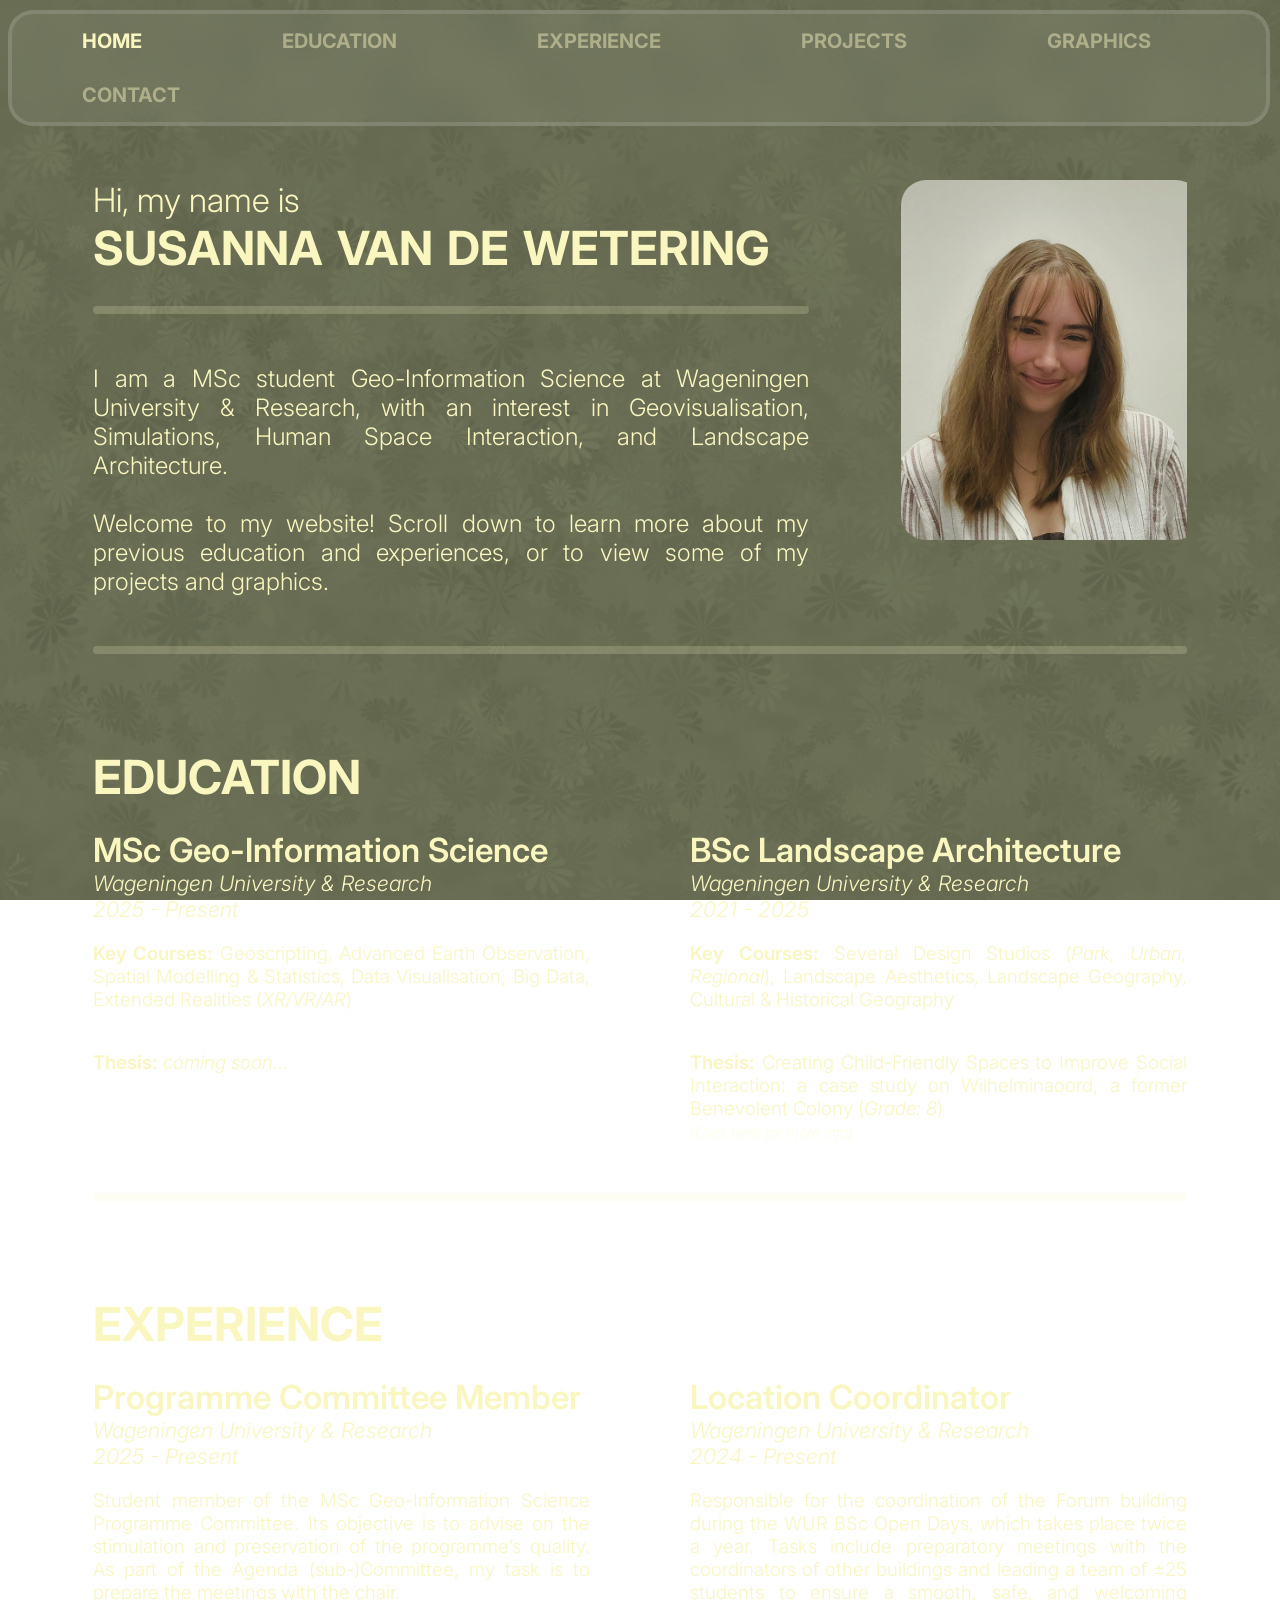
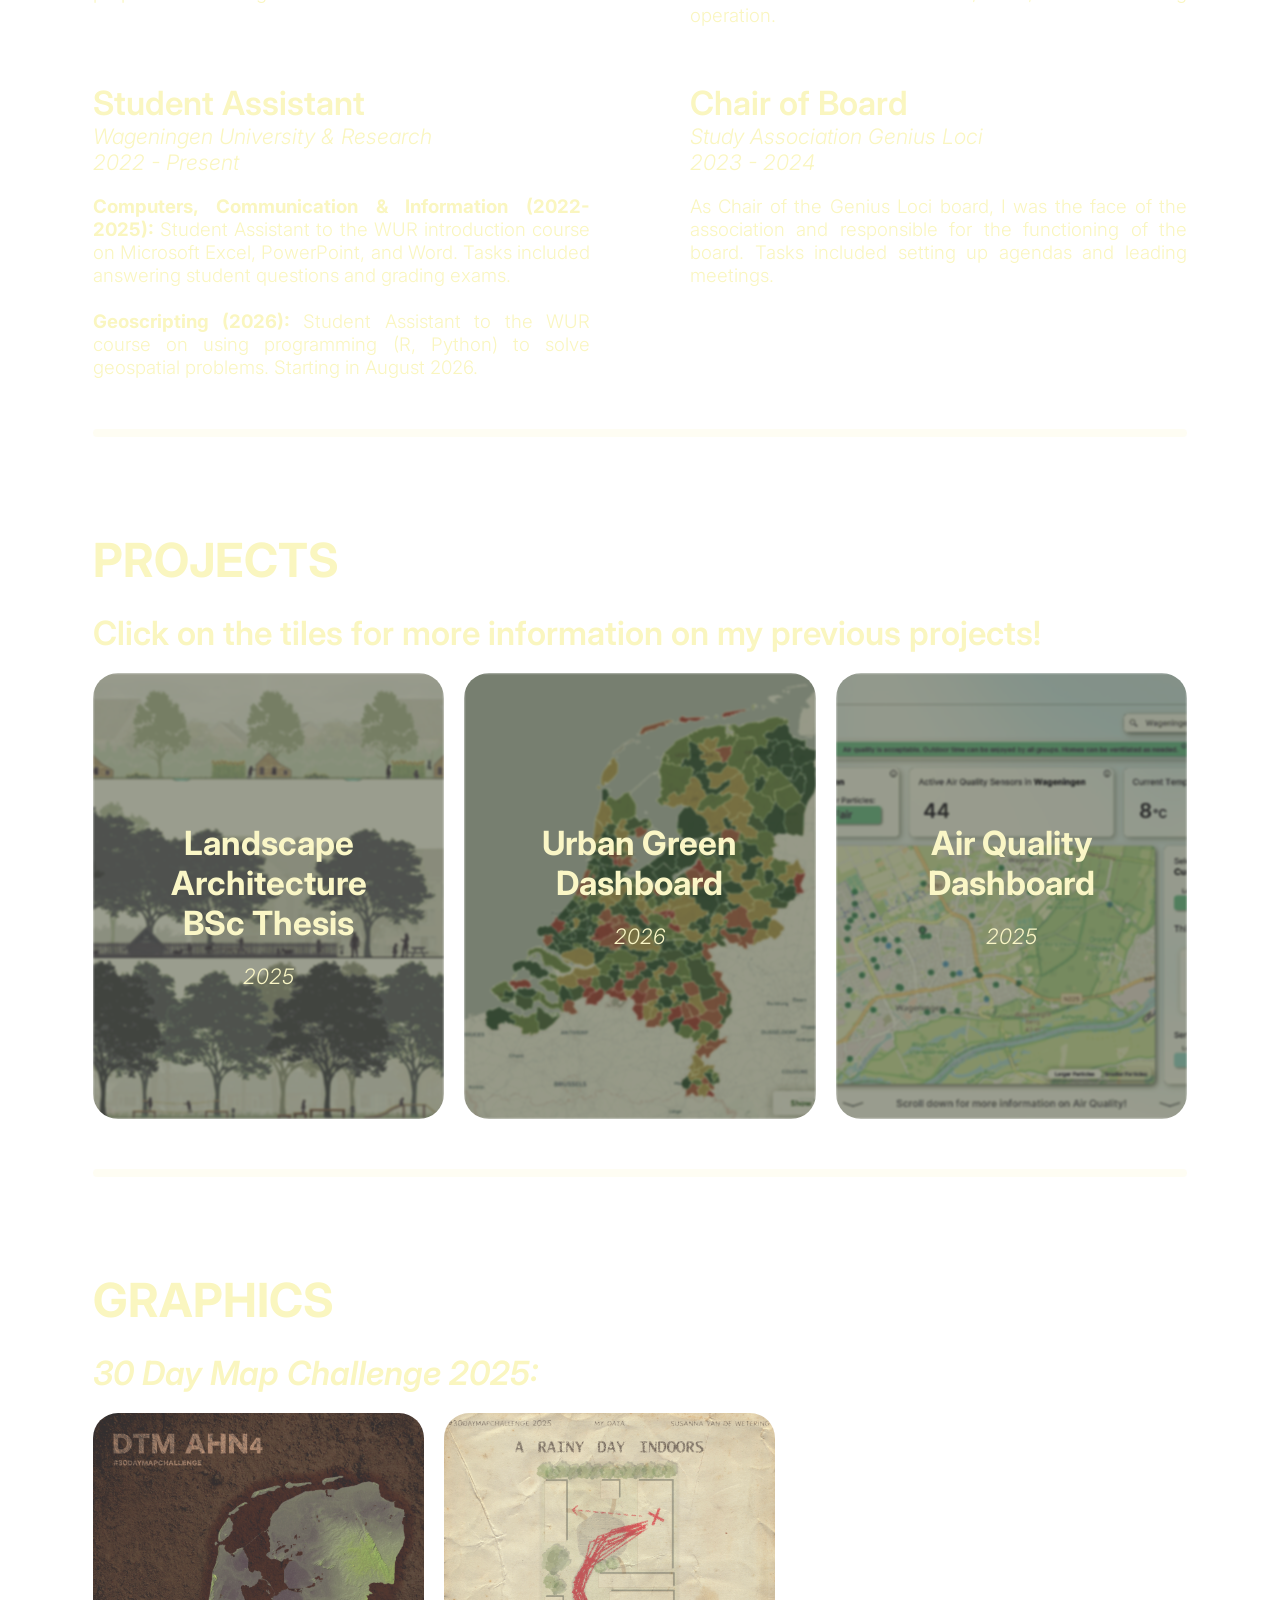
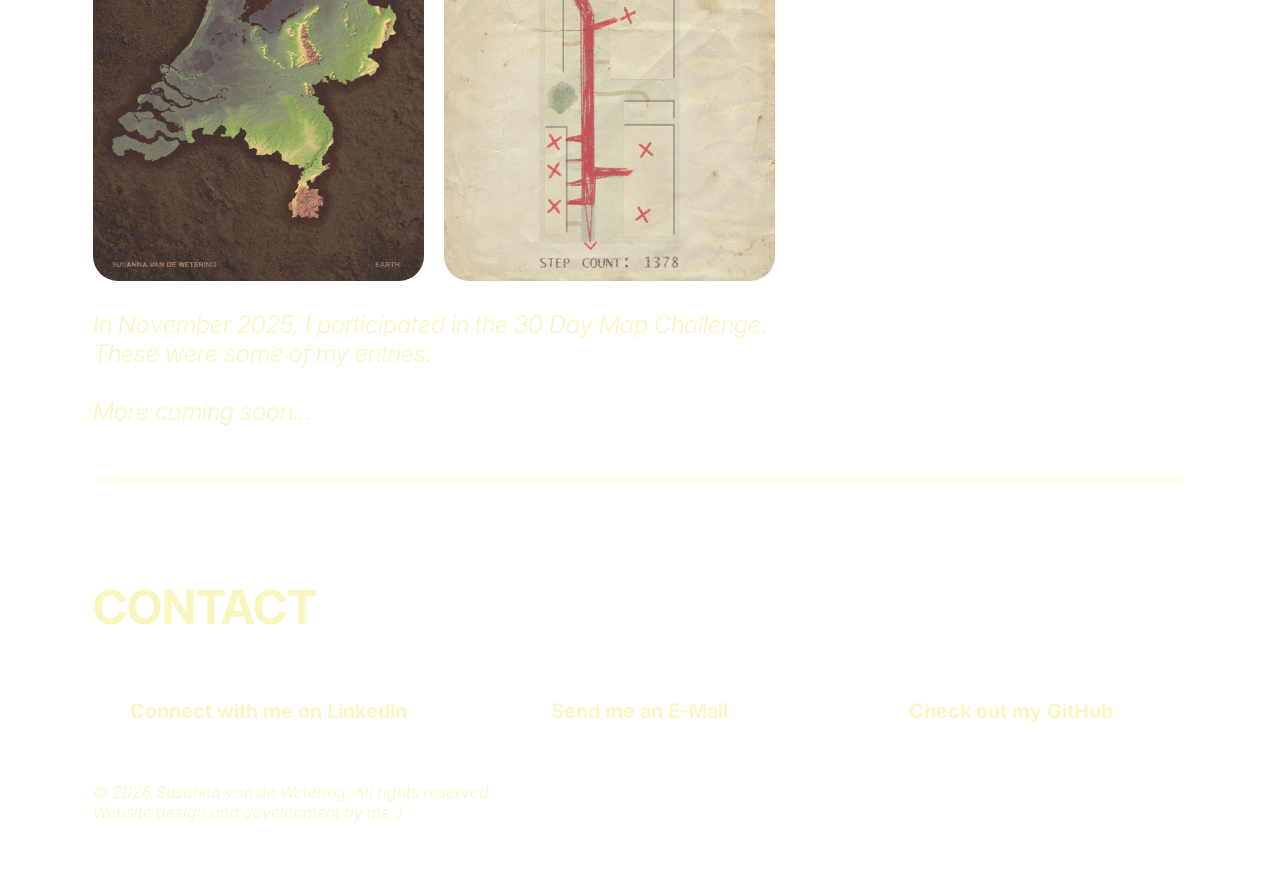
<file: index.html>
<!DOCTYPE html>
<html lang="en">
<head>
<title>Susanna's Portfolio</title>
<link rel="stylesheet" href="stylesheet.css">
<link rel="stylesheet" href="https://fonts.googleapis.com/css?family=Inter">
<script src="scripts/scrollingscript.js"></script>

<!-- FIX why font different? -->
<!-- ADD Animation when scrolling down for first time -->

<!-- Website scripted and graphics by me, GenAI (Gemini) was only used for solving coding problems -->

</head>

<body>

<div id="navbar">
  <a href="#home" class="active">HOME</a>
  <a href="#education">EDUCATION</a>
  <a href="#experience">EXPERIENCE</a>
  <a href="#projects">PROJECTS</a>
  <a href="#graphics">GRAPHICS</a>
  <a href="#contact">CONTACT</a>
</div>

<div class="main">

  <!-- HOME -->
  <section id="home">
  <div class="home_columns">

    <div class="col">
      <div class="surtitle">Hi, my name is</div>
      <div class="title">susanna van de wetering</div>
      <hr class="line">
      <div class="introtext">I am a MSc student Geo-Information Science at Wageningen University & Research, with an interest in Geovisualisation, Simulations, Human Space Interaction, and Landscape Architecture.
      <br><br> Welcome to my website! Scroll down to learn more about my previous education and experiences, or to view some of my projects and graphics.
      </div>
    </div>

    <div class="col">
      <img src="src/profilepicture.jpeg" title="Placeholder image" style = "width: 300px;margin-left: 20%; border-radius: 25px; opacity: .9;">
    </div>  

  </div> 

  <hr class="line" style="margin-top: 50px; margin-bottom: 75px;">

  </section>

  <!-- EDUCATION -->
  <section id="education">
  <div class="title">education</div>

  <div class="education_columns">

    <div class="col">
      <div class="subtitle">MSc Geo-Information Science</div>
      <div class="subsubtitle">Wageningen University & Research</div>
      <div class="subsubtitle">2025 - Present</div>
      <div class="text"><b style="font-weight: 600;">Key Courses:</b> 
        Geoscripting, Advanced Earth Observation, Spatial Modelling & Statistics, Data Visualisation, Big Data, Extended Realities (<i>XR/VR/AR</i>)</div>
      <div class="text"><b style="font-weight: 600;">Thesis:</b> <i>coming soon...</i> </div>
    </div>

    <div class="col">
      <div class="subtitle">BSc Landscape Architecture</div>
      <div class="subsubtitle">Wageningen University & Research</div>
      <div class="subsubtitle">2021 - 2025</div>
      <div class="text"><b style="font-weight: 600;">Key Courses:</b> 
        Several Design Studios (<i>Park, Urban, Regional</i>), Landscape Aesthetics, Landscape Geography, Cultural & Historical Geography</div>
      <div class="text"><b style="font-weight: 600;">Thesis:</b> Creating Child-Friendly Spaces to Improve Social Interaction: a case study on Wilhelminaoord, a former Benevolent Colony (<i>Grade: 8</i>) 
      <br><a href="projects/bsc_thesis.html"><i style="font-weight:100; font-size: 11pt;">(Click here for more info)</i></a></div>
    </div>

  </div>
  
  <hr class="line" style="margin-top: 50px; margin-bottom: 75px;">
  </section>

  <!-- EXPERIENCE -->
  <section id="experience">
  <div class="title">experience</div>

  <div class="education_columns">
    
    <div class="col">
      <div class="subtitle">Programme Committee Member</div>
      <div class="subsubtitle">Wageningen University & Research</div>
      <div class="subsubtitle">2025 - Present</div>
      <div class="text">Student member of the MSc Geo-Information Science Programme Committee. Its objective is to advise on the stimulation and preservation of the programme’s quality. As part of the Agenda (sub-)Committee, my task is to prepare the meetings with the chair.</div>
    </div>

    <div class="col">
      <div class="subtitle">Location Coordinator</div>
      <div class="subsubtitle">Wageningen University & Research</div>
      <div class="subsubtitle">2024 - Present</div>
      <div class="text">Responsible for the coordination of the Forum building during the WUR BSc Open Days, which takes place twice a year. Tasks include preparatory meetings with the coordinators of other buildings and leading a team of ±25 students to ensure a smooth, safe, and welcoming operation.</div>
    </div>

  </div>
  <br><br>
  <div class="education_columns">

    <div class="col">
      <div class="subtitle">Student Assistant</div>
      <div class="subsubtitle">Wageningen University & Research</div>
      <div class="subsubtitle">2022 - Present</div>
      <div class="text"><b>Computers, Communication & Information (2022-2025):</b> Student Assistant to the WUR introduction course on Microsoft Excel, PowerPoint, and Word. Tasks included answering student questions and grading exams.
                        <br><br><b>Geoscripting (2026):</b> Student Assistant to the WUR course on using programming (R, Python) to solve geospatial problems. Starting in August 2026.</div>
    </div>

    <div class="col">
      <div class="subtitle">Chair of Board</div>
      <div class="subsubtitle">Study Association Genius Loci</div>
      <div class="subsubtitle">2023 - 2024</div>
      <div class="text">As Chair of the Genius Loci board, I was the face of the association and responsible for the functioning of the board. Tasks included setting up agendas and leading meetings.</div>
    </div>

  </div>

  <hr class="line" style="margin-top: 50px; margin-bottom: 75px;">
  </section>

  <!-- PROJECTS -->
  <section id="projects">
  <div class="title">projects</div>
  <div class="subtitle">Click on the tiles for more information on my previous projects!</div>
 
  <div class="projects-buttons">
    <a href="projects/bsc_thesis.html" style="width:33%; --bg-image:  url('src/BScThesis_Thumbnail.png');">Landscape Architecture<br>BSc Thesis <div class="subsubtitle">2025</div></a>
    <a href="data-visualisation/index.html" target="_blank" style="width:33%; --bg-image: url('src/data-visualisation-dashboard.png');">Urban Green<br>Dashboard <div class="subsubtitle">2026</div></a>
    <a href="projects/big_data_dashboard.html" style="width:33%; --bg-image: url('src/big-data-dashboard-home.png')">Air Quality<br>Dashboard <div class="subsubtitle">2025</div></a>
  </div>

  <hr class="line" style="margin-top: 50px; margin-bottom: 75px;">
  </section>

  <!-- GRAPHICS -->
  <section id="graphics">
  <div class="title">graphics</div>
  <div class="subtitle"><i>30 Day Map Challenge 2025:</i></div>

  <div class="graphics-buttons">
    <a style="--bg-image: url('src/MapChallenge_Day5_Earth.png');"></a>
    <a style="--bg-image: url('src/MapChallenge_Day4_MyData.png');"></a>
  </div>
  
  <div class="introtext" style="font-style: italic;"><br>In November 2025, I participated in the <i><a href="https://30daymapchallenge.com/" target="_blank">30 Day Map Challenge</a></i>.
                                                    <br> These were some of my entries. </div>

  <div class="introtext" style="font-style: italic;"><br>More coming soon...</div>

  <hr class="line" style="margin-top: 50px; margin-bottom: 75px;">
  </section>

  <!-- CONTACT -->
  <section id="contact">
  <div class="title">contact</div>

  <div class="contact-buttons">
    <a href="https://www.linkedin.com/in/susannavandewetering/" target="_blank">Connect with me on LinkedIn</a>
    <a href="mailto:susanna.vandewetering@gmail.com" target="_blank">Send me an E-Mail</a>
    <a href="https://github.com/Soeshii" target="_blank">Check out my GitHub</a>
  </div>

  <div class="subsubtitle" style="margin-top: 40px; margin-bottom: 40px; font-size: 12pt;">© 2026 Susanna van de Wetering. All rights reserved.
    <br>Website design and development by <a href="src/easteregg.png">me</a> :)
  </div>

  </section>


</div>

</body>
</file>
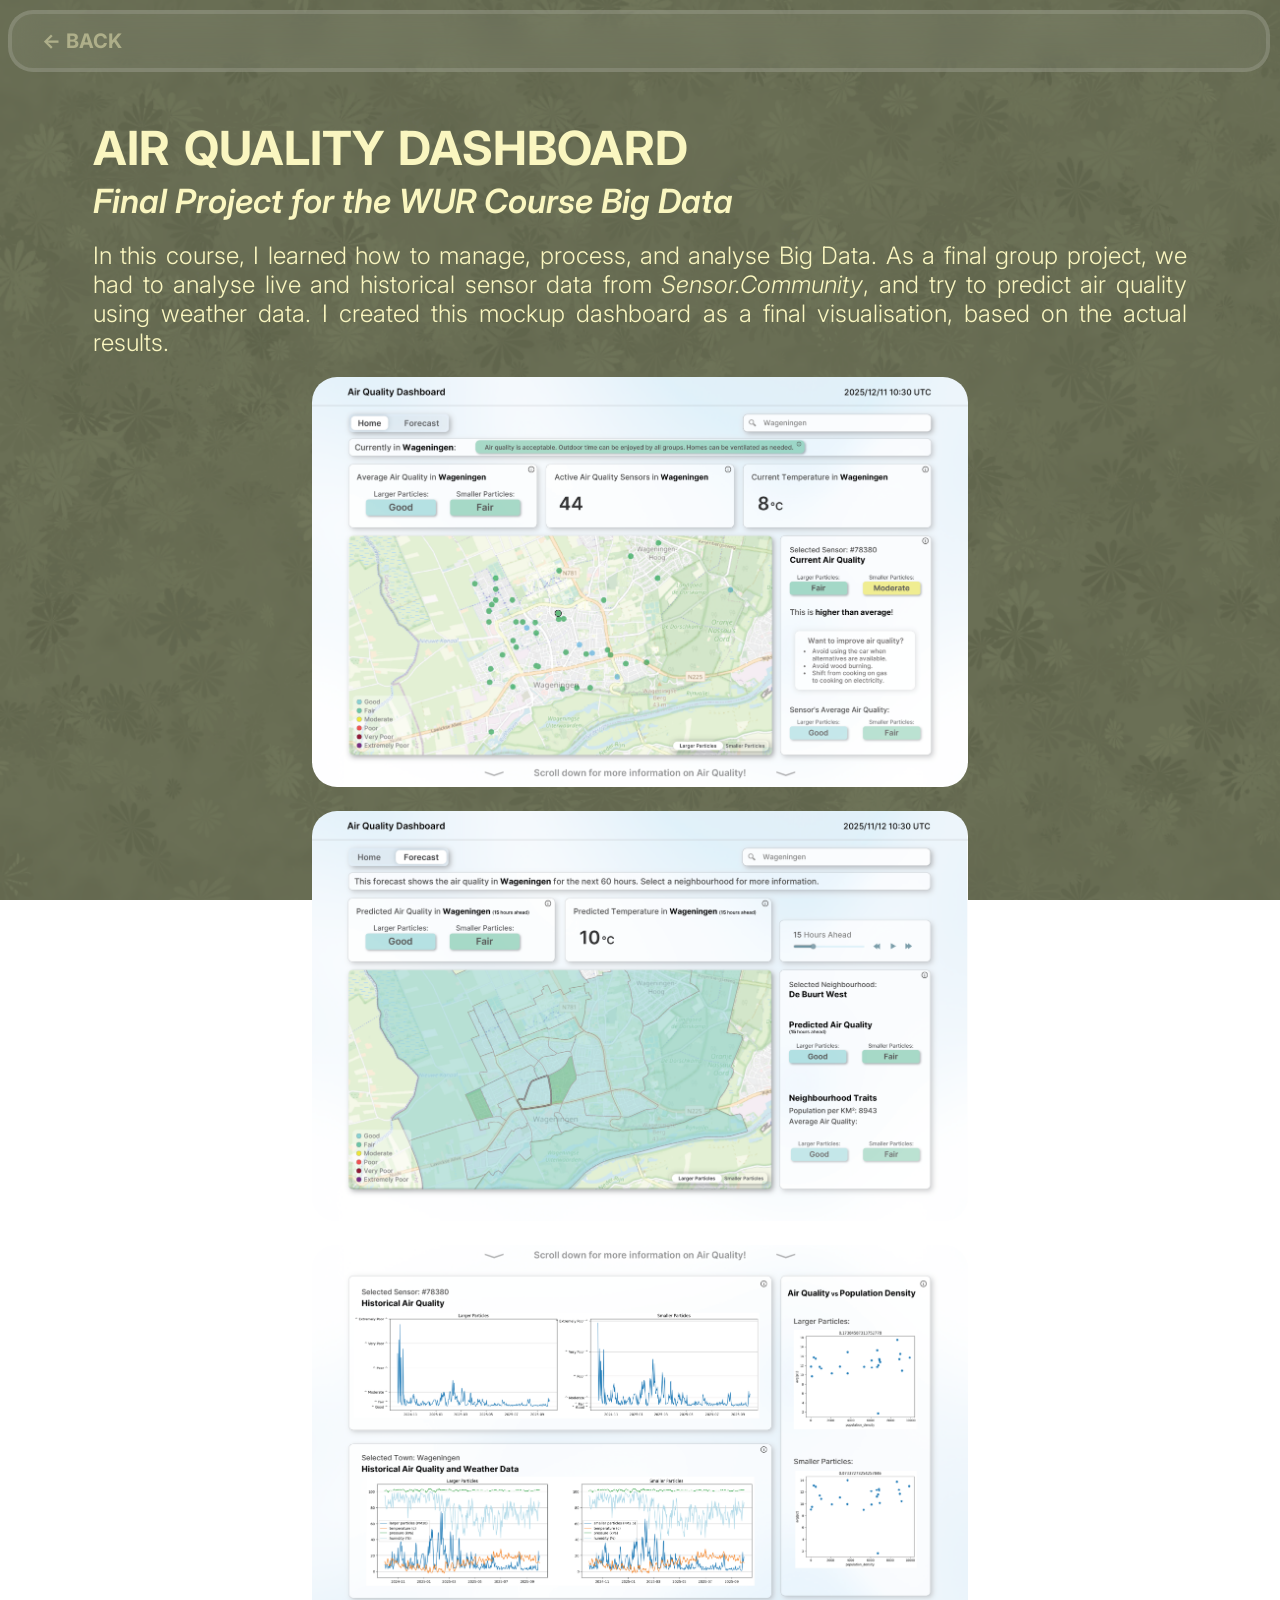
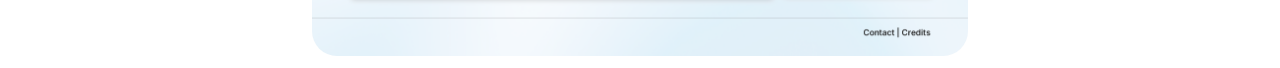
<file: projects/big_data_dashboard.html>
<!DOCTYPE html>
<html lang="en">
<head>
<title>Susanna's Portfolio</title>
<link rel="stylesheet" href="/stylesheet.css">
<link rel="stylesheet" href="https://fonts.googleapis.com/css?family=Inter">
<script src="/scripts/scrollingscript.js"></script>

<!-- FIX pathing css/scripts/navbar before committing -->

</head>

<body>

<div id="navbar">
  <a style="padding: 15px 30px;" href="/index.html#projects" >← BACK</a>
</div>

<div class="main" style="margin-top: 100px;">
    <div class="title" style="margin-bottom: 20px;">air quality dashboard</div>
    <div class="subtitle" style="margin-bottom: 20px; margin-top: -20px;"><i>Final Project for the WUR Course Big Data</i></div>
    <div class="introtext">In this course, I learned how to manage, process, and analyse Big Data. As a final group project, we had to analyse live and historical sensor data from <i><a href="https://sensor.community/en/" target="_blank">Sensor.Community</a></i>, and try to predict air quality using weather data.
                I created this mockup dashboard as a final visualisation, based on the actual results.</div>
    <img src="/src/big-data-dashboard-home.png" class="bdproject-page-img">
    <img src="/src/big-data-dashboard-forecast.png" class="bdproject-page-img">
    <img src="/src/big-data-dashboard-moreinfo.png" class="bdproject-page-img">
</div>  

</body>

</html>
</file>
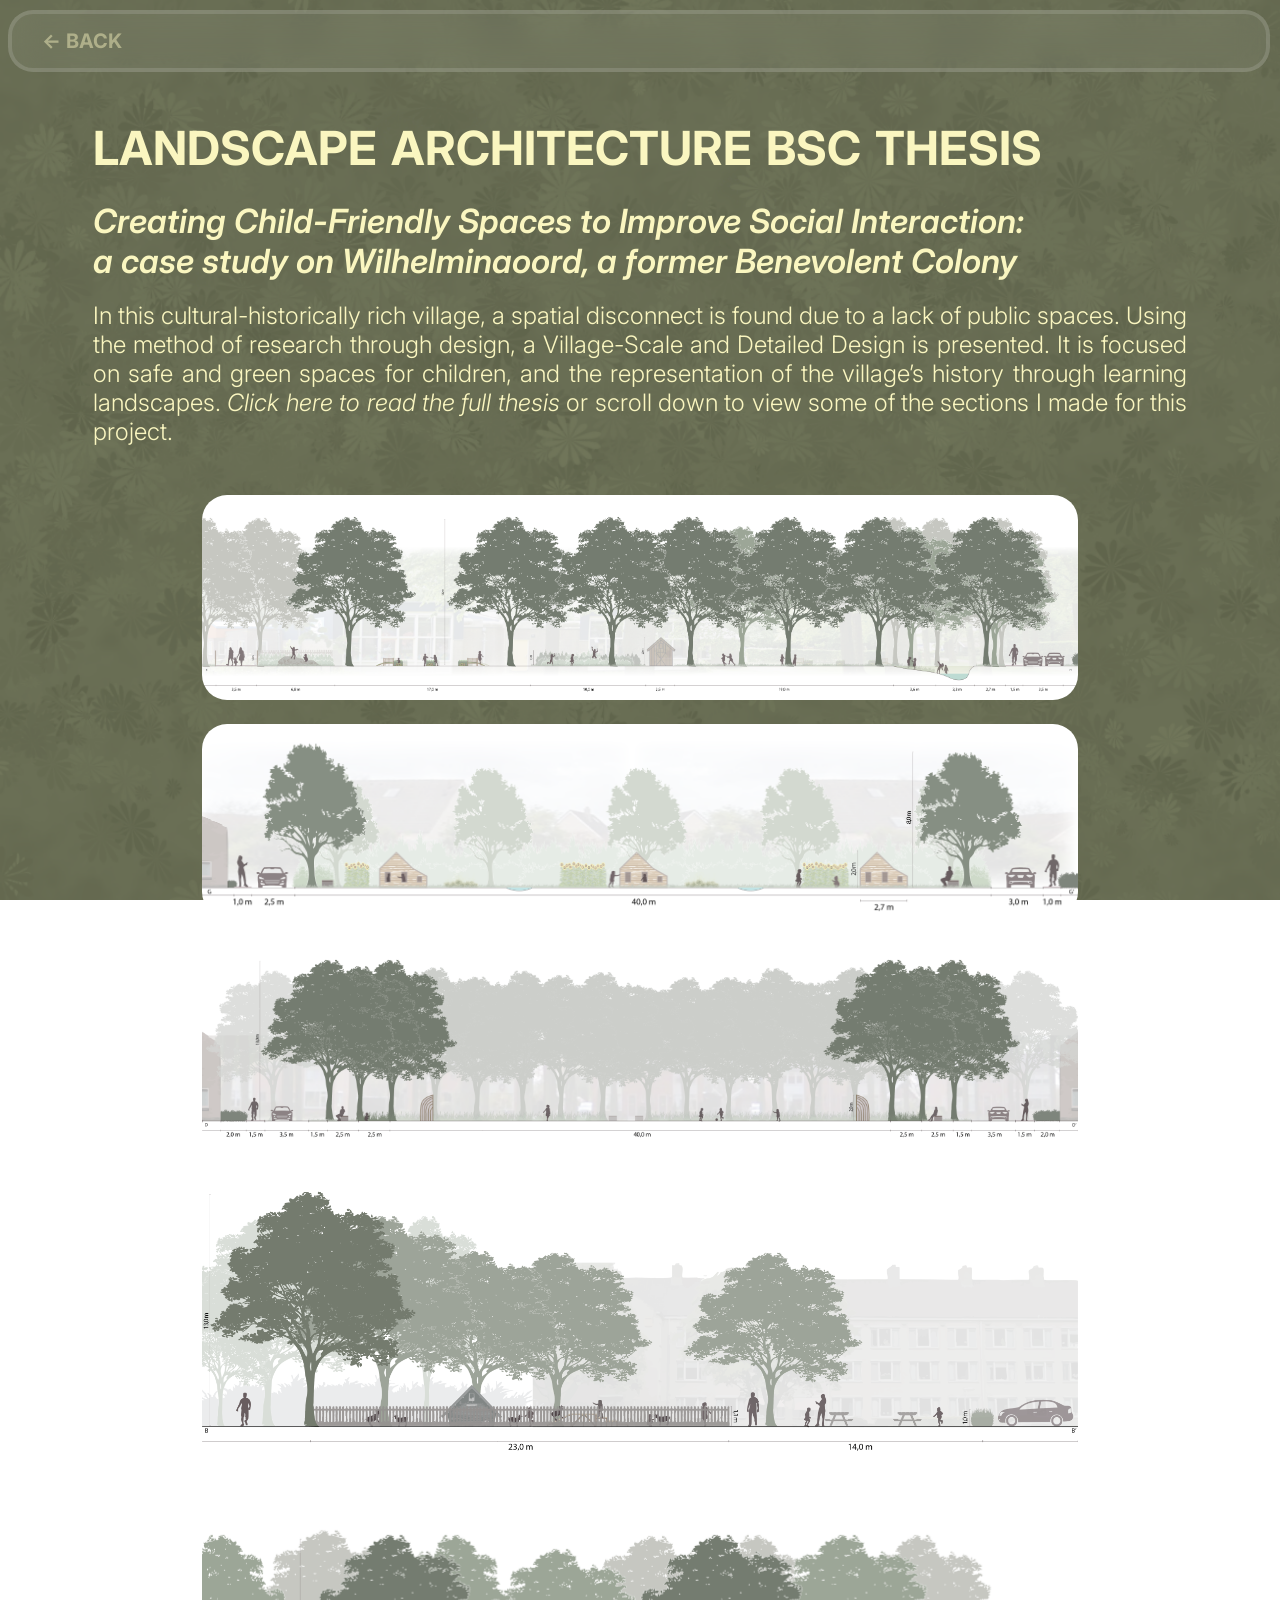
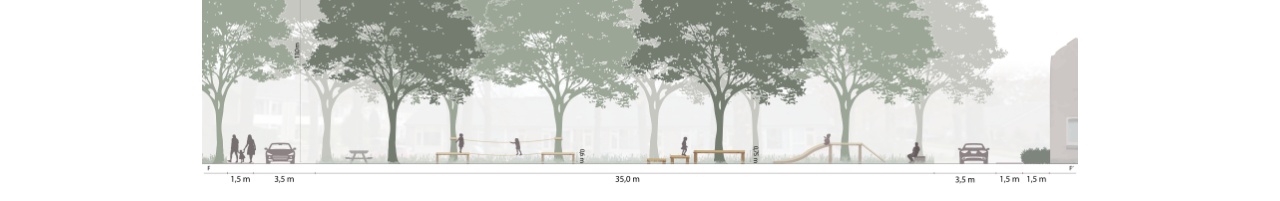
<file: projects/bsc_thesis.html>
<!DOCTYPE html>
<html lang="en">
<head>
<title>Susanna's Portfolio</title>
<link rel="stylesheet" href="/stylesheet.css">
<link rel="stylesheet" href="https://fonts.googleapis.com/css?family=Inter">
<script src="/scripts/scrollingscript.js"></script>

<!-- FIX pathing css/scripts/navbar before committing -->

</head>

<body>

<div id="navbar">
  <a style="padding: 15px 30px;" href="/index.html#projects" >← BACK</a>
</div>

<div class="main" style="margin-top: 100px;">
    <div class="title">landscape architecture bsc thesis</div>
    <div class="subtitle" style="margin-bottom: 20px;"><i>Creating Child-Friendly Spaces to Improve Social Interaction:<br>a case study on Wilhelminaoord, a former Benevolent Colony </i></div>
    <div class="introtext">In this cultural-historically rich village, a spatial disconnect is found due to a lack of public spaces. 
      Using the method of research through design, a Village-Scale and Detailed Design is presented. It is focused on safe and green spaces for children, and the representation of the village’s history through learning landscapes.
      <i><a href="/src/20250703_VanDeWetering_Susanna_BScThesis.pdf" target="_blank">Click here to read the full thesis</a></i> or scroll down to view some of the sections I made for this project. <br><br></div>

    <img src="/src/BScThesis_GardenSection.png" class="larproject-page-img">
    <img src="/src/BScThesis_VillageSection.png" class="larproject-page-img">
    <img src="/src/BScThesis_FootballFieldSection.png" class="larproject-page-img">
    <img src="/src/BScThesis_PettingZooSection.png" class="larproject-page-img">    
    <img src="/src/BScThesis_ForestSection.png" class="larproject-page-img">

</div>  

</body>

</html>
</file>
<file: stylesheet.css>
body {background-image: url('src/flowery_background_dark.png'); /* background made by me */
      background-size: cover;
      background-attachment: fixed;
}

html {
  scroll-behavior: smooth;
  scroll-padding-top: 150px; 
}


/* NAVBAR */

#navbar {
  position: fixed;
  top: 10px;
  overflow: hidden;
  border-radius: 25px;
  border: 4px solid #ffffff20;
  background-color: #ffffff10;
  backdrop-filter: blur(15px);
  font-family: "Inter";
  font-weight: 700;
  z-index: 100;
  width: 98%;
}

#navbar a {
  float: left;
  display: block;
  color: #faf6c073;
  text-align: center;
  padding: 15px 70px;
  text-decoration: none;
  font-size: 15pt;
  transition: color 0.4s ease;
}

#navbar a:hover {
  color: #faf6c0c7;
}

#navbar a.active {
  color: #faf6c0; 
}

/* GENERAL */

.line {
  border: 0;
  height: 8px;
  background-color: #faf6c0;
  border-radius: 10px;
  opacity: 20%;
  margin-top: 25px;
  margin-bottom: 50px;
} 

.main {
  margin-left: 85px;
  margin-right: 85px;
  margin-top: 180px;
  z-index: -1;
  overflow: hidden;
}

.home_columns {
  display: grid;
  grid-template-columns: 2fr 1fr;
  gap: 20px; 
}

.education_columns {
  display: grid;
  grid-template-columns: 1fr 1fr;
  gap: 100px;
}

.title {
  font-family: "Inter";
  font-weight: 700;
  color: #faf6c0;
  font-size: 50pt;
  font-variant: small-caps;
}

.subtitle {
  font-family: "Inter";
  font-weight: 600;
  color: #faf6c0;
  font-size: 25pt;
  margin-bottom: -20px;
  margin-top: 20px;
}

.subsubtitle {
  font-family: "Inter";
  font-weight: 300;
  font-style: italic;
  color: #faf6c0;
  font-size: 16pt;
  margin-bottom: -20px;
  margin-top: 20px;
}

.surtitle {
  font-family: "Inter";
  font-weight: 300;
  color: #faf6c0;
  font-size: 25pt;
  margin-bottom: -20px;
}

.introtext {
  font-family: "Inter";
  font-weight: 300;
  color: #faf6c0;
  font-size: 18pt;
  text-align: justify;
}

.text {
  font-family: "Inter";
  font-weight: 300;
  color: #faf6c0;
  font-size: 14pt;
  text-align: justify;
  margin-top: 40px;
}

a:link, a:visited {
  text-decoration: none;
  color: #faf6c0;
}

a:hover {
  color: #faf6c0c7;
  transition: color 0.2s ease;
}

/* PROJECTS */

.projects-buttons {
  display: flex;
  width: 100%;
  gap: 20px;
}

.projects-buttons a {
  position: relative;
  overflow: hidden;
  flex: 1;
  box-sizing: border-box;
  border-radius: 25px;
  padding: 150px 10px;
  margin-top: 40px;
  color: #faf6c0;
  text-align: center;
  font-family: "Inter";
  font-weight: 700;  
  font-size: 25pt;
  text-decoration: none;
  opacity: 0.9;
  z-index: 1;
}

.projects-buttons a::before {
  content: "";
  position: absolute;
  top: 0;
  left: 0;
  right: 0;
  bottom: 0;
  z-index: -1;
  
  background-image: var(--bg-image);
  background-color: #4c50359d;
  background-blend-mode: color-burn;
  background-repeat: no-repeat; 
  background-size: cover; 
  background-position: center;

  filter: blur(1px);
  transition: background-color 0.4s ease;
}

.projects-buttons a:hover::before {
  background-color: #4c503590;
  filter: blur(0.2px);
}

.bdproject-page-img {
  width: 60%;
  position: relative; 
  left: 20%; 
  border-radius: 25px;
  margin-top: 20px;
}

.larproject-page-img {
  width: 80%;
  position: relative; 
  left: 10%; 
  border-radius: 25px;
  margin-top: 20px;
}

/* GRAPHICS */

.graphics-buttons {
  display: flex;
  /* width: 100%; */
  gap: 20px;
}

.graphics-buttons a {
  position: relative;
  overflow: hidden;
  width: 330.8px;
  height: 467.8px;
  /* flex: 1; */
  box-sizing: border-box;
  border-radius: 25px;
  /* padding: 150px 10px; */
  margin-top: 40px;
  color: #faf6c0;
  text-align: center;
  font-family: "Inter";
  font-weight: 700;  
  font-size: 25pt;
  text-decoration: none;
  opacity: 0.9;
  z-index: 1;
}

.graphics-buttons a::before {
  content: "";
  position: absolute;
  top: 0;
  left: 0;
  right: 0;
  bottom: 0;
  z-index: -1;
  
  background-image: var(--bg-image);
  /* background-color: #4c50359d; */
  background-blend-mode: color-burn;
  background-repeat: no-repeat; 
  background-size:cover; 
  background-position: center;
  opacity: .9;

}

/* CONTACT */

.contact-buttons {
  display: flex;
  width: 100%;
  gap: 20px;
}

.contact-buttons a {
  position: relative;
  overflow: hidden;
  flex: 1;
  box-sizing: border-box;
  border-radius: 25px;
  padding: 15px 10px;
  margin-top: 40px;
  border: 4px solid #ffffff20;
  background-color: #ffffff10;
  backdrop-filter: blur(3px);

  color: #faf6c0;
  text-align: center;
  font-family: "Inter";
  font-weight: 700;  
  font-size: 15pt;
  text-decoration: none;
  opacity: 0.9;
  z-index: 1;
  transition: background-color 0.4s ease;
}

.contact-buttons a:hover {
  background-color: #ffffff20;
}
</file>
